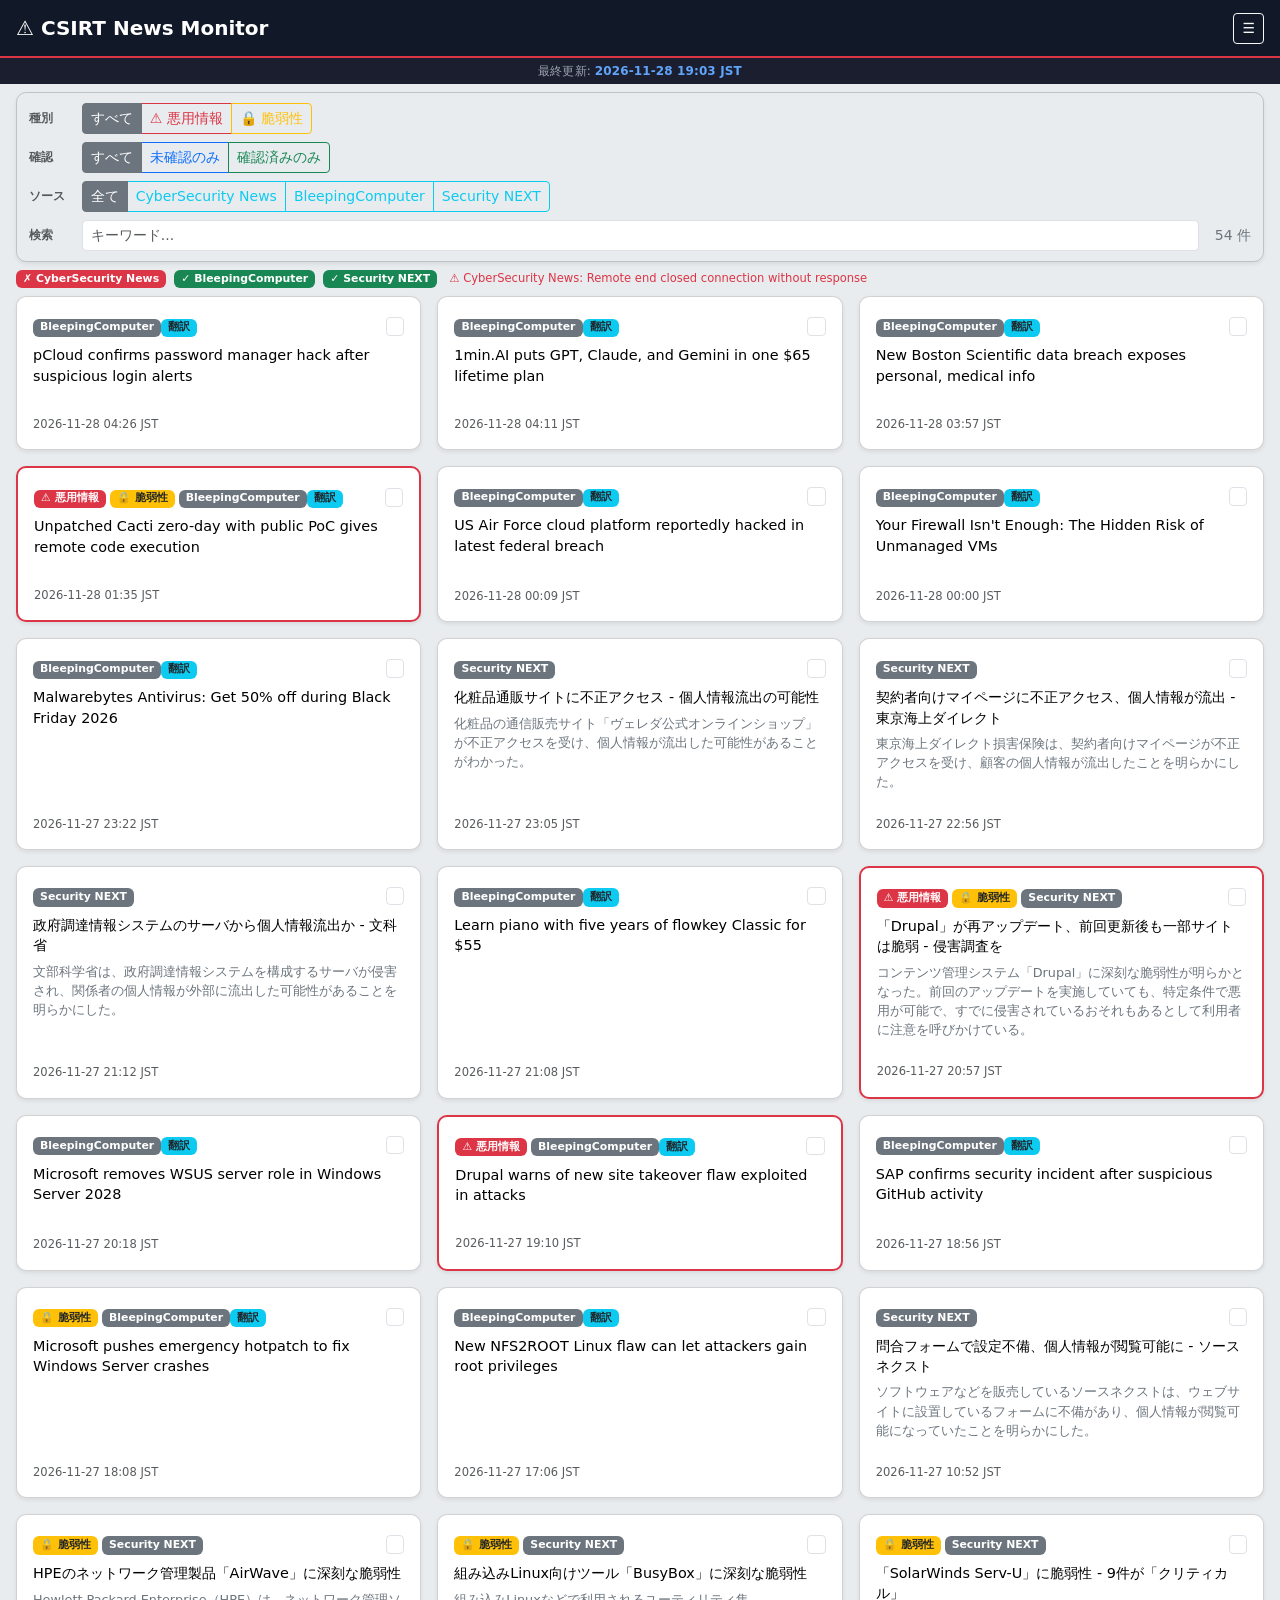
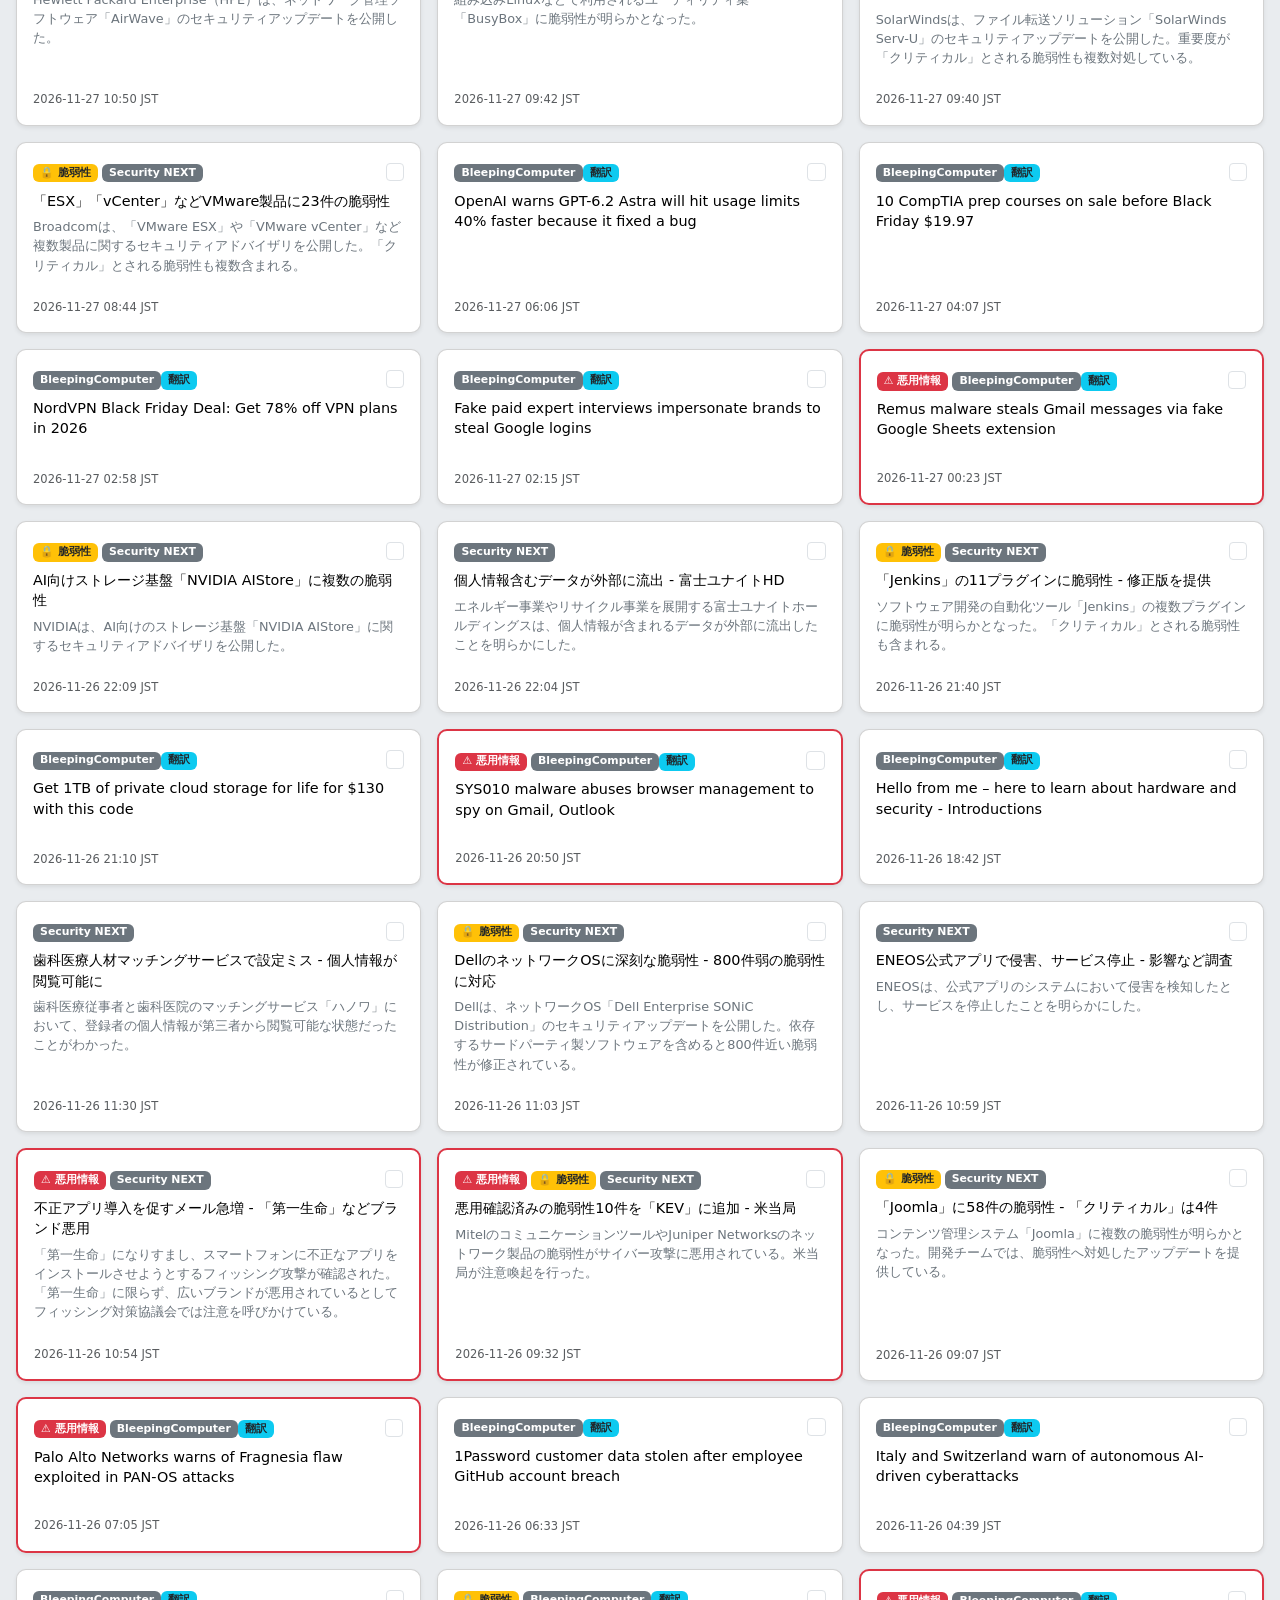
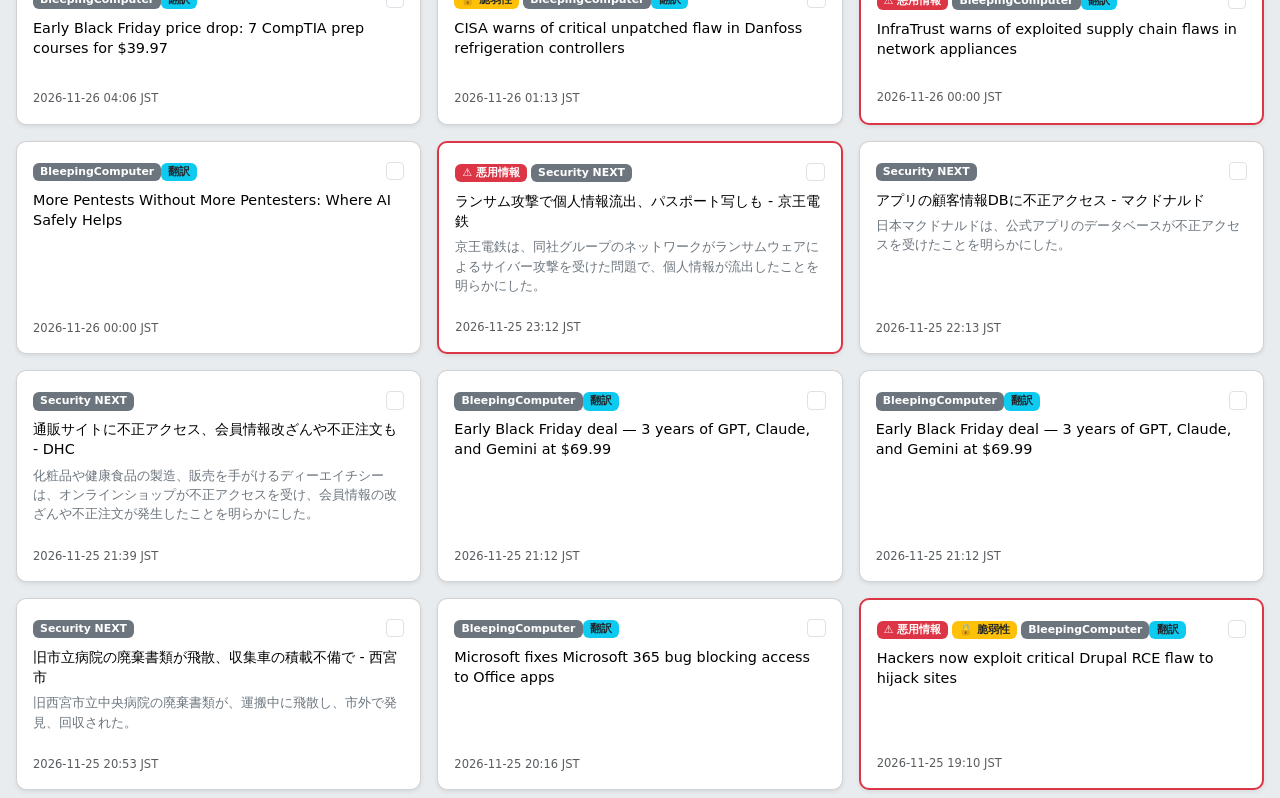
<file: docs/index.html>
<!DOCTYPE html>
<html lang="ja" data-bs-theme="light">
<head>
  <meta charset="UTF-8" />
  <meta name="viewport" content="width=device-width, initial-scale=1.0" />
  <title>CSIRT Security News Monitor</title>
  <link rel="stylesheet" href="https://cdn.jsdelivr.net/npm/bootstrap@5.3.3/dist/css/bootstrap.min.css" />
  <link rel="stylesheet" href="style.css" />
</head>
<body>

  <!-- ===== Navbar ===== -->
  <nav class="navbar navbar-dark bg-dark sticky-top">
    <div class="container-fluid px-3">
      <span class="navbar-brand fw-bold me-auto">&#9888; CSIRT News Monitor</span>
      <!-- サイドバー開閉 -->
      <button class="btn btn-sm btn-outline-light" data-bs-toggle="offcanvas" data-bs-target="#sidebar" title="メニュー">&#9776;</button>
    </div>
  </nav>

  <!-- ===== Sidebar (Offcanvas) ===== -->
  <div class="offcanvas offcanvas-end" tabindex="-1" id="sidebar" aria-labelledby="sidebarLabel">
    <div class="offcanvas-header border-bottom">
      <h6 class="offcanvas-title fw-bold" id="sidebarLabel">&#9881; 管理メニュー</h6>
      <button type="button" class="btn-close" data-bs-dismiss="offcanvas" aria-label="Close"></button>
    </div>
    <div class="offcanvas-body d-flex flex-column gap-3">

      <!-- 表示設定 -->
      <div class="card">
        <div class="card-header fw-bold small py-2">&#9881; 表示設定</div>
        <div class="card-body py-3 d-flex flex-column gap-3">
          <div>
            <div class="small text-secondary mb-1">言語</div>
            <div class="btn-group btn-group-sm w-100" role="group">
              <input type="radio" class="btn-check" name="lang-mode" id="lang-ja" value="ja" />
              <label class="btn btn-outline-secondary" for="lang-ja">JA（日本語）</label>
              <input type="radio" class="btn-check" name="lang-mode" id="lang-en" value="en" />
              <label class="btn btn-outline-secondary" for="lang-en">EN（英語）</label>
            </div>
          </div>
          <div>
            <div class="small text-secondary mb-1">テーマ</div>
            <button class="btn btn-sm btn-outline-secondary w-100" id="dark-toggle">&#9790; ダーク / ライト 切替</button>
          </div>
        </div>
      </div>

      <!-- 今すぐ更新 -->
      <div class="card border-warning">
        <div class="card-header text-warning fw-bold small py-2">&#9654; 今すぐ更新</div>
        <div class="card-body py-3">
          <p class="small text-secondary mb-2">GitHub PAT（<code>workflow</code> スコープ）でワークフローを直接実行します。トークンはブラウザのみに保存されます。</p>
          <div class="mb-2">
            <label for="gh-token" class="form-label small mb-1">GitHub Personal Access Token</label>
            <input type="password" class="form-control form-control-sm" id="gh-token" placeholder="ghp_..." autocomplete="off" />
          </div>
          <button class="btn btn-warning btn-sm w-100" id="run-workflow-btn">&#9654; 今すぐ更新を実行</button>
          <div id="workflow-status" class="mt-2 small text-center"></div>
        </div>
      </div>

      <!-- 確認済み同期 -->
      <div class="card border-info">
        <div class="card-header text-info fw-bold small py-2">&#8645; 確認済み同期</div>
        <div class="card-body py-3">
          <p class="small text-secondary mb-2">確認チェックをリポジトリ（<code>checked.json</code>）に保存し複数端末で共有します。<br>読み込みは設定不要。書き込みには上の PAT に <code>public_repo</code> スコープが必要です。</p>
          <button class="btn btn-outline-info btn-sm w-100" id="sync-now-btn">&#8645; 今すぐ同期</button>
          <div id="sync-status" class="mt-2 small text-center"></div>
        </div>
      </div>

    </div>
  </div>

  <!-- ===== Schedule bar ===== -->
  <div class="schedule-bar text-center py-1 small">
    最終更新: <strong>2026-11-28 19:03 JST</strong>
  </div>

  <!-- ===== Main ===== -->
  <div class="container-fluid py-2 px-2 px-md-3">

    <div class="filter-bar mb-2">
      <div class="filter-row">
        <span class="filter-label">種別</span>
        <div class="filter-scroll">
          <div class="btn-group btn-group-sm" role="group">
            <input type="radio" class="btn-check" name="filter" id="filter-all" value="all" checked />
            <label class="btn btn-outline-secondary" for="filter-all">すべて</label>
            <input type="radio" class="btn-check" name="filter" id="filter-exploit" value="exploit" />
            <label class="btn btn-outline-danger" for="filter-exploit">&#9888; 悪用情報</label>
            <input type="radio" class="btn-check" name="filter" id="filter-vuln" value="vuln" />
            <label class="btn btn-outline-warning" for="filter-vuln">&#128274; 脆弱性</label>
          </div>
        </div>
      </div>

      <div class="filter-row">
        <span class="filter-label">確認</span>
        <div class="filter-scroll">
          <div class="btn-group btn-group-sm" role="group">
            <input type="radio" class="btn-check" name="read-filter" id="rf-all" value="all" checked />
            <label class="btn btn-outline-secondary" for="rf-all">すべて</label>
            <input type="radio" class="btn-check" name="read-filter" id="rf-unread" value="unread" />
            <label class="btn btn-outline-primary" for="rf-unread">未確認のみ</label>
            <input type="radio" class="btn-check" name="read-filter" id="rf-read" value="read" />
            <label class="btn btn-outline-success" for="rf-read">確認済みのみ</label>
          </div>
        </div>
      </div>

      <div class="filter-row">
        <span class="filter-label">ソース</span>
        <div class="filter-scroll">
          <div class="btn-group btn-group-sm" id="source-filters" role="group">
            <input type="radio" class="btn-check" name="source" id="src-all" value="all" checked />
            <label class="btn btn-outline-secondary" for="src-all">全て</label>
          </div>
        </div>
      </div>

      <div class="filter-row">
        <span class="filter-label">検索</span>
        <input type="text" class="form-control form-control-sm flex-grow-1" id="search-input" placeholder="キーワード..." />
        <span class="text-secondary small ms-2 text-nowrap" id="article-count"></span>
      </div>
    </div>

    <div id="source-status" class="d-flex gap-2 mb-2 flex-wrap"></div>

    <div id="articles-container" class="row g-2 g-md-3"></div>
    <div id="empty-state" class="text-center py-5 d-none text-secondary">
      <div style="font-size:2.5rem">&#128269;</div>
      <p class="small">条件に一致する記事はありません</p>
    </div>
  </div>

  <div class="pb-4 d-md-none"></div>

  <script>
    const ALL_ARTICLES = [{"source": "BleepingComputer", "lang": "en", "title": "pCloud confirms password manager hack after suspicious login alerts", "title_en": "pCloud confirms password manager hack after suspicious login alerts", "link": "https://news.google.com/rss/articles/[base64]?oc=5", "summary": "", "summary_en": "", "published": "2026-11-28 04:26 JST", "published_ts": 1795807564.0, "is_exploit": false, "is_vuln": false}, {"source": "BleepingComputer", "lang": "en", "title": "1min.AI puts GPT, Claude, and Gemini in one $65 lifetime plan", "title_en": "1min.AI puts GPT, Claude, and Gemini in one $65 lifetime plan", "link": "https://news.google.com/rss/articles/[base64]?oc=5", "summary": "", "summary_en": "", "published": "2026-11-28 04:11 JST", "published_ts": 1795806685.0, "is_exploit": false, "is_vuln": false}, {"source": "BleepingComputer", "lang": "en", "title": "New Boston Scientific data breach exposes personal, medical info", "title_en": "New Boston Scientific data breach exposes personal, medical info", "link": "https://news.google.com/rss/articles/[base64]?oc=5", "summary": "", "summary_en": "", "published": "2026-11-28 03:57 JST", "published_ts": 1795805862.0, "is_exploit": false, "is_vuln": false}, {"source": "BleepingComputer", "lang": "en", "title": "Unpatched Cacti zero-day with public PoC gives remote code execution", "title_en": "Unpatched Cacti zero-day with public PoC gives remote code execution", "link": "https://news.google.com/rss/articles/[base64]?oc=5", "summary": "", "summary_en": "", "published": "2026-11-28 01:35 JST", "published_ts": 1795797309.0, "is_exploit": true, "is_vuln": true}, {"source": "BleepingComputer", "lang": "en", "title": "US Air Force cloud platform reportedly hacked in latest federal breach", "title_en": "US Air Force cloud platform reportedly hacked in latest federal breach", "link": "https://news.google.com/rss/articles/[base64]?oc=5", "summary": "", "summary_en": "", "published": "2026-11-28 00:09 JST", "published_ts": 1795792180.0, "is_exploit": false, "is_vuln": false}, {"source": "BleepingComputer", "lang": "en", "title": "Your Firewall Isn't Enough: The Hidden Risk of Unmanaged VMs", "title_en": "Your Firewall Isn't Enough: The Hidden Risk of Unmanaged VMs", "link": "https://news.google.com/rss/articles/[base64]?oc=5", "summary": "", "summary_en": "", "published": "2026-11-28 00:00 JST", "published_ts": 1795791600.0, "is_exploit": false, "is_vuln": false}, {"source": "BleepingComputer", "lang": "en", "title": "Malwarebytes Antivirus: Get 50% off during Black Friday 2026", "title_en": "Malwarebytes Antivirus: Get 50% off during Black Friday 2026", "link": "https://news.google.com/rss/articles/[base64]?oc=5", "summary": "", "summary_en": "", "published": "2026-11-27 23:22 JST", "published_ts": 1795789326.0, "is_exploit": false, "is_vuln": false}, {"source": "Security NEXT", "lang": "ja", "title": "化粧品通販サイトに不正アクセス - 個人情報流出の可能性", "title_en": "化粧品通販サイトに不正アクセス - 個人情報流出の可能性", "link": "https://www.security-next.com/193310", "summary": "化粧品の通信販売サイト「ヴェレダ公式オンラインショップ」が不正アクセスを受け、個人情報が流出した可能性があることがわかった。", "summary_en": "化粧品の通信販売サイト「ヴェレダ公式オンラインショップ」が不正アクセスを受け、個人情報が流出した可能性があることがわかった。", "published": "2026-11-27 23:05 JST", "published_ts": 1795788336.0, "is_exploit": false, "is_vuln": false}, {"source": "Security NEXT", "lang": "ja", "title": "契約者向けマイページに不正アクセス、個人情報が流出 - 東京海上ダイレクト", "title_en": "契約者向けマイページに不正アクセス、個人情報が流出 - 東京海上ダイレクト", "link": "https://www.security-next.com/193168", "summary": "東京海上ダイレクト損害保険は、契約者向けマイページが不正アクセスを受け、顧客の個人情報が流出したことを明らかにした。", "summary_en": "東京海上ダイレクト損害保険は、契約者向けマイページが不正アクセスを受け、顧客の個人情報が流出したことを明らかにした。", "published": "2026-11-27 22:56 JST", "published_ts": 1795787779.0, "is_exploit": false, "is_vuln": false}, {"source": "Security NEXT", "lang": "ja", "title": "政府調達情報システムのサーバから個人情報流出か - 文科省", "title_en": "政府調達情報システムのサーバから個人情報流出か - 文科省", "link": "https://www.security-next.com/193439", "summary": "文部科学省は、政府調達情報システムを構成するサーバが侵害され、関係者の個人情報が外部に流出した可能性があることを明らかにした。", "summary_en": "文部科学省は、政府調達情報システムを構成するサーバが侵害され、関係者の個人情報が外部に流出した可能性があることを明らかにした。", "published": "2026-11-27 21:12 JST", "published_ts": 1795781560.0, "is_exploit": false, "is_vuln": false}, {"source": "BleepingComputer", "lang": "en", "title": "Learn piano with five years of flowkey Classic for $55", "title_en": "Learn piano with five years of flowkey Classic for $55", "link": "https://news.google.com/rss/articles/[base64]?oc=5", "summary": "", "summary_en": "", "published": "2026-11-27 21:08 JST", "published_ts": 1795781295.0, "is_exploit": false, "is_vuln": false}, {"source": "Security NEXT", "lang": "ja", "title": "「Drupal」が再アップデート、前回更新後も一部サイトは脆弱 - 侵害調査を", "title_en": "「Drupal」が再アップデート、前回更新後も一部サイトは脆弱 - 侵害調査を", "link": "https://www.security-next.com/193451", "summary": "コンテンツ管理システム「Drupal」に深刻な脆弱性が明らかとなった。前回のアップデートを実施していても、特定条件で悪用が可能で、すでに侵害されているおそれもあるとして利用者に注意を呼びかけている。", "summary_en": "コンテンツ管理システム「Drupal」に深刻な脆弱性が明らかとなった。前回のアップデートを実施していても、特定条件で悪用が可能で、すでに侵害されているおそれもあるとして利用者に注意を呼びかけている。", "published": "2026-11-27 20:57 JST", "published_ts": 1795780635.0, "is_exploit": true, "is_vuln": true}, {"source": "BleepingComputer", "lang": "en", "title": "Microsoft removes WSUS server role in Windows Server 2028", "title_en": "Microsoft removes WSUS server role in Windows Server 2028", "link": "https://news.google.com/rss/articles/[base64]?oc=5", "summary": "", "summary_en": "", "published": "2026-11-27 20:18 JST", "published_ts": 1795778316.0, "is_exploit": false, "is_vuln": false}, {"source": "BleepingComputer", "lang": "en", "title": "Drupal warns of new site takeover flaw exploited in attacks", "title_en": "Drupal warns of new site takeover flaw exploited in attacks", "link": "https://news.google.com/rss/articles/[base64]?oc=5", "summary": "", "summary_en": "", "published": "2026-11-27 19:10 JST", "published_ts": 1795774215.0, "is_exploit": true, "is_vuln": false}, {"source": "BleepingComputer", "lang": "en", "title": "SAP confirms security incident after suspicious GitHub activity", "title_en": "SAP confirms security incident after suspicious GitHub activity", "link": "https://news.google.com/rss/articles/[base64]?oc=5", "summary": "", "summary_en": "", "published": "2026-11-27 18:56 JST", "published_ts": 1795773396.0, "is_exploit": false, "is_vuln": false}, {"source": "BleepingComputer", "lang": "en", "title": "Microsoft pushes emergency hotpatch to fix Windows Server crashes", "title_en": "Microsoft pushes emergency hotpatch to fix Windows Server crashes", "link": "https://news.google.com/rss/articles/[base64]?oc=5", "summary": "", "summary_en": "", "published": "2026-11-27 18:08 JST", "published_ts": 1795770496.0, "is_exploit": false, "is_vuln": true}, {"source": "BleepingComputer", "lang": "en", "title": "New NFS2ROOT Linux flaw can let attackers gain root privileges", "title_en": "New NFS2ROOT Linux flaw can let attackers gain root privileges", "link": "https://news.google.com/rss/articles/[base64]?oc=5", "summary": "", "summary_en": "", "published": "2026-11-27 17:06 JST", "published_ts": 1795766818.0, "is_exploit": false, "is_vuln": false}, {"source": "Security NEXT", "lang": "ja", "title": "問合フォームで設定不備、個人情報が閲覧可能に - ソースネクスト", "title_en": "問合フォームで設定不備、個人情報が閲覧可能に - ソースネクスト", "link": "https://www.security-next.com/193162", "summary": "ソフトウェアなどを販売しているソースネクストは、ウェブサイトに設置しているフォームに不備があり、個人情報が閲覧可能になっていたことを明らかにした。", "summary_en": "ソフトウェアなどを販売しているソースネクストは、ウェブサイトに設置しているフォームに不備があり、個人情報が閲覧可能になっていたことを明らかにした。", "published": "2026-11-27 10:52 JST", "published_ts": 1795744325.0, "is_exploit": false, "is_vuln": false}, {"source": "Security NEXT", "lang": "ja", "title": "HPEのネットワーク管理製品「AirWave」に深刻な脆弱性", "title_en": "HPEのネットワーク管理製品「AirWave」に深刻な脆弱性", "link": "https://www.security-next.com/193437", "summary": "Hewlett Packard Enterprise（HPE）は、ネットワーク管理ソフトウェア「AirWave」のセキュリティアップデートを公開した。", "summary_en": "Hewlett Packard Enterprise（HPE）は、ネットワーク管理ソフトウェア「AirWave」のセキュリティアップデートを公開した。", "published": "2026-11-27 10:50 JST", "published_ts": 1795744204.0, "is_exploit": false, "is_vuln": true}, {"source": "Security NEXT", "lang": "ja", "title": "組み込みLinux向けツール「BusyBox」に深刻な脆弱性", "title_en": "組み込みLinux向けツール「BusyBox」に深刻な脆弱性", "link": "https://www.security-next.com/193294", "summary": "組み込みLinuxなどで利用されるユーティリティ集「BusyBox」に脆弱性が明らかとなった。", "summary_en": "組み込みLinuxなどで利用されるユーティリティ集「BusyBox」に脆弱性が明らかとなった。", "published": "2026-11-27 09:42 JST", "published_ts": 1795740141.0, "is_exploit": false, "is_vuln": true}, {"source": "Security NEXT", "lang": "ja", "title": "「SolarWinds Serv-U」に脆弱性 - 9件が「クリティカル」", "title_en": "「SolarWinds Serv-U」に脆弱性 - 9件が「クリティカル」", "link": "https://www.security-next.com/193429", "summary": "SolarWindsは、ファイル転送ソリューション「SolarWinds Serv-U」のセキュリティアップデートを公開した。重要度が「クリティカル」とされる脆弱性も複数対処している。", "summary_en": "SolarWindsは、ファイル転送ソリューション「SolarWinds Serv-U」のセキュリティアップデートを公開した。重要度が「クリティカル」とされる脆弱性も複数対処している。", "published": "2026-11-27 09:40 JST", "published_ts": 1795740037.0, "is_exploit": false, "is_vuln": true}, {"source": "Security NEXT", "lang": "ja", "title": "「ESX」「vCenter」などVMware製品に23件の脆弱性", "title_en": "「ESX」「vCenter」などVMware製品に23件の脆弱性", "link": "https://www.security-next.com/193422", "summary": "Broadcomは、「VMware ESX」や「VMware vCenter」など複数製品に関するセキュリティアドバイザリを公開した。「クリティカル」とされる脆弱性も複数含まれる。", "summary_en": "Broadcomは、「VMware ESX」や「VMware vCenter」など複数製品に関するセキュリティアドバイザリを公開した。「クリティカル」とされる脆弱性も複数含まれる。", "published": "2026-11-27 08:44 JST", "published_ts": 1795736689.0, "is_exploit": false, "is_vuln": true}, {"source": "BleepingComputer", "lang": "en", "title": "OpenAI warns GPT-6.2 Astra will hit usage limits 40% faster because it fixed a bug", "title_en": "OpenAI warns GPT-6.2 Astra will hit usage limits 40% faster because it fixed a bug", "link": "https://news.google.com/rss/articles/[base64]?oc=5", "summary": "", "summary_en": "", "published": "2026-11-27 06:06 JST", "published_ts": 1795727182.0, "is_exploit": false, "is_vuln": false}, {"source": "BleepingComputer", "lang": "en", "title": "10 CompTIA prep courses on sale before Black Friday $19.97", "title_en": "10 CompTIA prep courses on sale before Black Friday $19.97", "link": "https://news.google.com/rss/articles/[base64]?oc=5", "summary": "", "summary_en": "", "published": "2026-11-27 04:07 JST", "published_ts": 1795720041.0, "is_exploit": false, "is_vuln": false}, {"source": "BleepingComputer", "lang": "en", "title": "NordVPN Black Friday Deal: Get 78% off VPN plans in 2026", "title_en": "NordVPN Black Friday Deal: Get 78% off VPN plans in 2026", "link": "https://news.google.com/rss/articles/[base64]?oc=5", "summary": "", "summary_en": "", "published": "2026-11-27 02:58 JST", "published_ts": 1795715922.0, "is_exploit": false, "is_vuln": false}, {"source": "BleepingComputer", "lang": "en", "title": "Fake paid expert interviews impersonate brands to steal Google logins", "title_en": "Fake paid expert interviews impersonate brands to steal Google logins", "link": "https://news.google.com/rss/articles/[base64]?oc=5", "summary": "", "summary_en": "", "published": "2026-11-27 02:15 JST", "published_ts": 1795713300.0, "is_exploit": false, "is_vuln": false}, {"source": "BleepingComputer", "lang": "en", "title": "Remus malware steals Gmail messages via fake Google Sheets extension", "title_en": "Remus malware steals Gmail messages via fake Google Sheets extension", "link": "https://news.google.com/rss/articles/[base64]?oc=5", "summary": "", "summary_en": "", "published": "2026-11-27 00:23 JST", "published_ts": 1795706608.0, "is_exploit": true, "is_vuln": false}, {"source": "Security NEXT", "lang": "ja", "title": "AI向けストレージ基盤「NVIDIA AIStore」に複数の脆弱性", "title_en": "AI向けストレージ基盤「NVIDIA AIStore」に複数の脆弱性", "link": "https://www.security-next.com/193302", "summary": "NVIDIAは、AI向けのストレージ基盤「NVIDIA AIStore」に関するセキュリティアドバイザリを公開した。", "summary_en": "NVIDIAは、AI向けのストレージ基盤「NVIDIA AIStore」に関するセキュリティアドバイザリを公開した。", "published": "2026-11-26 22:09 JST", "published_ts": 1795698549.0, "is_exploit": false, "is_vuln": true}, {"source": "Security NEXT", "lang": "ja", "title": "個人情報含むデータが外部に流出 - 富士ユナイトHD", "title_en": "個人情報含むデータが外部に流出 - 富士ユナイトHD", "link": "https://www.security-next.com/193313", "summary": "エネルギー事業やリサイクル事業を展開する富士ユナイトホールディングスは、個人情報が含まれるデータが外部に流出したことを明らかにした。", "summary_en": "エネルギー事業やリサイクル事業を展開する富士ユナイトホールディングスは、個人情報が含まれるデータが外部に流出したことを明らかにした。", "published": "2026-11-26 22:04 JST", "published_ts": 1795698297.0, "is_exploit": false, "is_vuln": false}, {"source": "Security NEXT", "lang": "ja", "title": "「Jenkins」の11プラグインに脆弱性 - 修正版を提供", "title_en": "「Jenkins」の11プラグインに脆弱性 - 修正版を提供", "link": "https://www.security-next.com/193385", "summary": "ソフトウェア開発の自動化ツール「Jenkins」の複数プラグインに脆弱性が明らかとなった。「クリティカル」とされる脆弱性も含まれる。", "summary_en": "ソフトウェア開発の自動化ツール「Jenkins」の複数プラグインに脆弱性が明らかとなった。「クリティカル」とされる脆弱性も含まれる。", "published": "2026-11-26 21:40 JST", "published_ts": 1795696803.0, "is_exploit": false, "is_vuln": true}, {"source": "BleepingComputer", "lang": "en", "title": "Get 1TB of private cloud storage for life for $130 with this code", "title_en": "Get 1TB of private cloud storage for life for $130 with this code", "link": "https://news.google.com/rss/articles/[base64]?oc=5", "summary": "", "summary_en": "", "published": "2026-11-26 21:10 JST", "published_ts": 1795695017.0, "is_exploit": false, "is_vuln": false}, {"source": "BleepingComputer", "lang": "en", "title": "SYS010 malware abuses browser management to spy on Gmail, Outlook", "title_en": "SYS010 malware abuses browser management to spy on Gmail, Outlook", "link": "https://news.google.com/rss/articles/[base64]?oc=5", "summary": "", "summary_en": "", "published": "2026-11-26 20:50 JST", "published_ts": 1795693817.0, "is_exploit": true, "is_vuln": false}, {"source": "BleepingComputer", "lang": "en", "title": "Hello from me – here to learn about hardware and security - Introductions", "title_en": "Hello from me – here to learn about hardware and security - Introductions", "link": "https://news.google.com/rss/articles/[base64]?oc=5", "summary": "", "summary_en": "", "published": "2026-11-26 18:42 JST", "published_ts": 1795686147.0, "is_exploit": false, "is_vuln": false}, {"source": "Security NEXT", "lang": "ja", "title": "歯科医療人材マッチングサービスで設定ミス - 個人情報が閲覧可能に", "title_en": "歯科医療人材マッチングサービスで設定ミス - 個人情報が閲覧可能に", "link": "https://www.security-next.com/192812", "summary": "歯科医療従事者と歯科医院のマッチングサービス「ハノワ」において、登録者の個人情報が第三者から閲覧可能な状態だったことがわかった。", "summary_en": "歯科医療従事者と歯科医院のマッチングサービス「ハノワ」において、登録者の個人情報が第三者から閲覧可能な状態だったことがわかった。", "published": "2026-11-26 11:30 JST", "published_ts": 1795660237.0, "is_exploit": false, "is_vuln": false}, {"source": "Security NEXT", "lang": "ja", "title": "DellのネットワークOSに深刻な脆弱性 - 800件弱の脆弱性に対応", "title_en": "DellのネットワークOSに深刻な脆弱性 - 800件弱の脆弱性に対応", "link": "https://www.security-next.com/193319", "summary": "Dellは、ネットワークOS「Dell Enterprise SONiC Distribution」のセキュリティアップデートを公開した。依存するサードパーティ製ソフトウェアを含めると800件近い脆弱性が修正されている。", "summary_en": "Dellは、ネットワークOS「Dell Enterprise SONiC Distribution」のセキュリティアップデートを公開した。依存するサードパーティ製ソフトウェアを含めると800件近い脆弱性が修正されている。", "published": "2026-11-26 11:03 JST", "published_ts": 1795658593.0, "is_exploit": false, "is_vuln": true}, {"source": "Security NEXT", "lang": "ja", "title": "ENEOS公式アプリで侵害、サービス停止 - 影響など調査", "title_en": "ENEOS公式アプリで侵害、サービス停止 - 影響など調査", "link": "https://www.security-next.com/193377", "summary": "ENEOSは、公式アプリのシステムにおいて侵害を検知したとし、サービスを停止したことを明らかにした。", "summary_en": "ENEOSは、公式アプリのシステムにおいて侵害を検知したとし、サービスを停止したことを明らかにした。", "published": "2026-11-26 10:59 JST", "published_ts": 1795658366.0, "is_exploit": false, "is_vuln": false}, {"source": "Security NEXT", "lang": "ja", "title": "不正アプリ導入を促すメール急増 - 「第一生命」などブランド悪用", "title_en": "不正アプリ導入を促すメール急増 - 「第一生命」などブランド悪用", "link": "https://www.security-next.com/193365", "summary": "「第一生命」になりすまし、スマートフォンに不正なアプリをインストールさせようとするフィッシング攻撃が確認された。「第一生命」に限らず、広いブランドが悪用されているとしてフィッシング対策協議会では注意を呼びかけている。", "summary_en": "「第一生命」になりすまし、スマートフォンに不正なアプリをインストールさせようとするフィッシング攻撃が確認された。「第一生命」に限らず、広いブランドが悪用されているとしてフィッシング対策協議会では注意を呼びかけている。", "published": "2026-11-26 10:54 JST", "published_ts": 1795658097.0, "is_exploit": true, "is_vuln": false}, {"source": "Security NEXT", "lang": "ja", "title": "悪用確認済みの脆弱性10件を「KEV」に追加 - 米当局", "title_en": "悪用確認済みの脆弱性10件を「KEV」に追加 - 米当局", "link": "https://www.security-next.com/193360", "summary": "MitelのコミュニケーションツールやJuniper Networksのネットワーク製品の脆弱性がサイバー攻撃に悪用されている。米当局が注意喚起を行った。", "summary_en": "MitelのコミュニケーションツールやJuniper Networksのネットワーク製品の脆弱性がサイバー攻撃に悪用されている。米当局が注意喚起を行った。", "published": "2026-11-26 09:32 JST", "published_ts": 1795653145.0, "is_exploit": true, "is_vuln": true}, {"source": "Security NEXT", "lang": "ja", "title": "「Joomla」に58件の脆弱性 - 「クリティカル」は4件", "title_en": "「Joomla」に58件の脆弱性 - 「クリティカル」は4件", "link": "https://www.security-next.com/193353", "summary": "コンテンツ管理システム「Joomla」に複数の脆弱性が明らかとなった。開発チームでは、脆弱性へ対処したアップデートを提供している。", "summary_en": "コンテンツ管理システム「Joomla」に複数の脆弱性が明らかとなった。開発チームでは、脆弱性へ対処したアップデートを提供している。", "published": "2026-11-26 09:07 JST", "published_ts": 1795651654.0, "is_exploit": false, "is_vuln": true}, {"source": "BleepingComputer", "lang": "en", "title": "Palo Alto Networks warns of Fragnesia flaw exploited in PAN-OS attacks", "title_en": "Palo Alto Networks warns of Fragnesia flaw exploited in PAN-OS attacks", "link": "https://news.google.com/rss/articles/[base64]?oc=5", "summary": "", "summary_en": "", "published": "2026-11-26 07:05 JST", "published_ts": 1795644309.0, "is_exploit": true, "is_vuln": false}, {"source": "BleepingComputer", "lang": "en", "title": "1Password customer data stolen after employee GitHub account breach", "title_en": "1Password customer data stolen after employee GitHub account breach", "link": "https://news.google.com/rss/articles/[base64]?oc=5", "summary": "", "summary_en": "", "published": "2026-11-26 06:33 JST", "published_ts": 1795642413.0, "is_exploit": false, "is_vuln": false}, {"source": "BleepingComputer", "lang": "en", "title": "Italy and Switzerland warn of autonomous AI-driven cyberattacks", "title_en": "Italy and Switzerland warn of autonomous AI-driven cyberattacks", "link": "https://news.google.com/rss/articles/[base64]?oc=5", "summary": "", "summary_en": "", "published": "2026-11-26 04:39 JST", "published_ts": 1795635571.0, "is_exploit": false, "is_vuln": false}, {"source": "BleepingComputer", "lang": "en", "title": "Early Black Friday price drop: 7 CompTIA prep courses for $39.97", "title_en": "Early Black Friday price drop: 7 CompTIA prep courses for $39.97", "link": "https://news.google.com/rss/articles/[base64]?oc=5", "summary": "", "summary_en": "", "published": "2026-11-26 04:06 JST", "published_ts": 1795633580.0, "is_exploit": false, "is_vuln": false}, {"source": "BleepingComputer", "lang": "en", "title": "CISA warns of critical unpatched flaw in Danfoss refrigeration controllers", "title_en": "CISA warns of critical unpatched flaw in Danfoss refrigeration controllers", "link": "https://news.google.com/rss/articles/[base64]?oc=5", "summary": "", "summary_en": "", "published": "2026-11-26 01:13 JST", "published_ts": 1795623220.0, "is_exploit": false, "is_vuln": true}, {"source": "BleepingComputer", "lang": "en", "title": "InfraTrust warns of exploited supply chain flaws in network appliances", "title_en": "InfraTrust warns of exploited supply chain flaws in network appliances", "link": "https://news.google.com/rss/articles/[base64]?oc=5", "summary": "", "summary_en": "", "published": "2026-11-26 00:00 JST", "published_ts": 1795618800.0, "is_exploit": true, "is_vuln": false}, {"source": "BleepingComputer", "lang": "en", "title": "More Pentests Without More Pentesters: Where AI Safely Helps", "title_en": "More Pentests Without More Pentesters: Where AI Safely Helps", "link": "https://news.google.com/rss/articles/[base64]?oc=5", "summary": "", "summary_en": "", "published": "2026-11-26 00:00 JST", "published_ts": 1795618800.0, "is_exploit": false, "is_vuln": false}, {"source": "Security NEXT", "lang": "ja", "title": "ランサム攻撃で個人情報流出、パスポート写しも - 京王電鉄", "title_en": "ランサム攻撃で個人情報流出、パスポート写しも - 京王電鉄", "link": "https://www.security-next.com/193305", "summary": "京王電鉄は、同社グループのネットワークがランサムウェアによるサイバー攻撃を受けた問題で、個人情報が流出したことを明らかにした。", "summary_en": "京王電鉄は、同社グループのネットワークがランサムウェアによるサイバー攻撃を受けた問題で、個人情報が流出したことを明らかにした。", "published": "2026-11-25 23:12 JST", "published_ts": 1795615961.0, "is_exploit": true, "is_vuln": false}, {"source": "Security NEXT", "lang": "ja", "title": "アプリの顧客情報DBに不正アクセス - マクドナルド", "title_en": "アプリの顧客情報DBに不正アクセス - マクドナルド", "link": "https://www.security-next.com/193232", "summary": "日本マクドナルドは、公式アプリのデータベースが不正アクセスを受けたことを明らかにした。", "summary_en": "日本マクドナルドは、公式アプリのデータベースが不正アクセスを受けたことを明らかにした。", "published": "2026-11-25 22:13 JST", "published_ts": 1795612406.0, "is_exploit": false, "is_vuln": false}, {"source": "Security NEXT", "lang": "ja", "title": "通販サイトに不正アクセス、会員情報改ざんや不正注文も - DHC", "title_en": "通販サイトに不正アクセス、会員情報改ざんや不正注文も - DHC", "link": "https://www.security-next.com/193316", "summary": "化粧品や健康食品の製造、販売を手がけるディーエイチシーは、オンラインショップが不正アクセスを受け、会員情報の改ざんや不正注文が発生したことを明らかにした。", "summary_en": "化粧品や健康食品の製造、販売を手がけるディーエイチシーは、オンラインショップが不正アクセスを受け、会員情報の改ざんや不正注文が発生したことを明らかにした。", "published": "2026-11-25 21:39 JST", "published_ts": 1795610380.0, "is_exploit": false, "is_vuln": false}, {"source": "BleepingComputer", "lang": "en", "title": "Early Black Friday deal — 3 years of GPT, Claude, and Gemini at $69.99", "title_en": "Early Black Friday deal — 3 years of GPT, Claude, and Gemini at $69.99", "link": "https://news.google.com/rss/articles/[base64]?oc=5", "summary": "", "summary_en": "", "published": "2026-11-25 21:12 JST", "published_ts": 1795608739.0, "is_exploit": false, "is_vuln": false}, {"source": "BleepingComputer", "lang": "en", "title": "Early Black Friday deal — 3 years of GPT, Claude, and Gemini at $69.99", "title_en": "Early Black Friday deal — 3 years of GPT, Claude, and Gemini at $69.99", "link": "https://news.google.com/rss/articles/[base64]?oc=5", "summary": "", "summary_en": "", "published": "2026-11-25 21:12 JST", "published_ts": 1795608739.0, "is_exploit": false, "is_vuln": false}, {"source": "Security NEXT", "lang": "ja", "title": "旧市立病院の廃棄書類が飛散、収集車の積載不備で - 西宮市", "title_en": "旧市立病院の廃棄書類が飛散、収集車の積載不備で - 西宮市", "link": "https://www.security-next.com/193025", "summary": "旧西宮市立中央病院の廃棄書類が、運搬中に飛散し、市外で発見、回収された。", "summary_en": "旧西宮市立中央病院の廃棄書類が、運搬中に飛散し、市外で発見、回収された。", "published": "2026-11-25 20:53 JST", "published_ts": 1795607616.0, "is_exploit": false, "is_vuln": false}, {"source": "BleepingComputer", "lang": "en", "title": "Microsoft fixes Microsoft 365 bug blocking access to Office apps", "title_en": "Microsoft fixes Microsoft 365 bug blocking access to Office apps", "link": "https://news.google.com/rss/articles/[base64]?oc=5", "summary": "", "summary_en": "", "published": "2026-11-25 20:16 JST", "published_ts": 1795605392.0, "is_exploit": false, "is_vuln": false}, {"source": "BleepingComputer", "lang": "en", "title": "Hackers now exploit critical Drupal RCE flaw to hijack sites", "title_en": "Hackers now exploit critical Drupal RCE flaw to hijack sites", "link": "https://news.google.com/rss/articles/[base64]?oc=5", "summary": "", "summary_en": "", "published": "2026-11-25 19:10 JST", "published_ts": 1795601420.0, "is_exploit": true, "is_vuln": true}];
    const SOURCE_STATUS = {"CyberSecurity News": {"ok": false, "error": "Remote end closed connection without response", "count": 0}, "BleepingComputer": {"ok": true, "error": null, "count": 60}, "Security NEXT": {"ok": true, "error": null, "count": 20}};
    const FEED_NAMES = ["CyberSecurity News", "BleepingComputer", "Security NEXT"];

    // ===== Persistence keys =====
    const KEY_THEME    = 'csirt:theme';
    const KEY_LANG     = 'csirt:lang';
    const KEY_CHECKED  = 'csirt:checked'; // JSON array of checked URLs
    const KEY_GH_TOKEN = 'csirt:gh-token';

    // ===== Dark mode =====
    let checkedSet = new Set(JSON.parse(localStorage.getItem(KEY_CHECKED) || '[]'));

    function applyTheme(theme) {
      document.documentElement.setAttribute('data-bs-theme', theme);
      document.getElementById('dark-toggle').textContent = theme === 'dark' ? '☀' : '☾';
    }
    function toggleTheme() {
      const next = document.documentElement.getAttribute('data-bs-theme') === 'dark' ? 'light' : 'dark';
      localStorage.setItem(KEY_THEME, next);
      applyTheme(next);
    }
    document.getElementById('dark-toggle').addEventListener('click', toggleTheme);
    applyTheme(localStorage.getItem(KEY_THEME) || 'light');

    // ===== Language mode =====
    (function() {
      const saved = localStorage.getItem(KEY_LANG) || 'ja';
      const el = document.getElementById('lang-' + saved);
      if (el) el.checked = true;
    })();
    document.querySelectorAll('input[name="lang-mode"]').forEach(el =>
      el.addEventListener('change', () => {
        localStorage.setItem(KEY_LANG, el.value);
        renderArticles();
      })
    );

    function getLangMode() {
      return document.querySelector('input[name="lang-mode"]:checked')?.value || 'ja';
    }
    function getTitle(a) {
      return (a.lang === 'en' && getLangMode() === 'en') ? (a.title_en || a.title) : a.title;
    }
    function getSummary(a) {
      return (a.lang === 'en' && getLangMode() === 'en') ? (a.summary_en || a.summary) : a.summary;
    }

    // ===== Source filters =====
    (function() {
      const grp = document.getElementById('source-filters');
      FEED_NAMES.forEach((name, i) => {
        const id = `src-${i+1}`;
        grp.insertAdjacentHTML('beforeend',
          `<input type="radio" class="btn-check" name="source" id="${id}" value="${escHtml(name)}" />` +
          `<label class="btn btn-outline-info" for="${id}">${escHtml(name)}</label>`
        );
      });
    })();

    // ===== Source status =====
    (function() {
      const bar = document.getElementById('source-status');
      const errors = [];
      Object.entries(SOURCE_STATUS).forEach(([name, s]) => {
        const cls = s.ok ? 'bg-success' : 'bg-danger';
        const tip = s.ok ? `${s.count}件取得` : `エラー: ${s.error}`;
        bar.insertAdjacentHTML('beforeend',
          `<span class="badge ${cls} source-badge" title="${escHtml(tip)}">${s.ok ? '✓' : '✗'} ${escHtml(name)}</span>`
        );
        if (!s.ok) errors.push(`${name}: ${s.error}`);
      });
      if (errors.length) {
        bar.insertAdjacentHTML('beforeend',
          `<span class="text-danger small ms-1" style="font-size:0.72rem">⚠ ${escHtml(errors.join(' / '))}</span>`
        );
      }
    })();

    // ===== Checked articles =====
    function saveChecked() {
      localStorage.setItem(KEY_CHECKED, JSON.stringify([...checkedSet]));
    }
    function toggleChecked(url) {
      if (checkedSet.has(url)) checkedSet.delete(url); else checkedSet.add(url);
      saveChecked();
      scheduleSync();
      // Update card style without full re-render
      document.querySelectorAll('.article-check').forEach(cb => {
        if (cb.dataset.url === url) {
          cb.checked = checkedSet.has(url);
          cb.closest('.article-card').classList.toggle('is-checked', checkedSet.has(url));
        }
      });
      // Re-count if filtering by read/unread
      const rf = document.querySelector('input[name="read-filter"]:checked')?.value;
      if (rf !== 'all') renderArticles();
      else document.getElementById('article-count').textContent = `${document.querySelectorAll('#articles-container .col-12').length} 件`;
    }

    // ===== GitHub sync =====
    const CHECKED_API_URL = 'https://api.github.com/repos/Tetora-pot/securitynews/contents/docs/checked.json';
    let syncTimer = null;

    function setSyncStatus(msg, cls) {
      const el = document.getElementById('sync-status');
      if (!el) return;
      el.innerHTML = msg;
      el.className = 'mt-2 small text-center ' + (cls || 'text-secondary');
    }

    async function loadRemoteChecked() {
      const token = localStorage.getItem(KEY_GH_TOKEN) || '';
      const headers = { 'Accept': 'application/vnd.github+json' };
      if (token) headers['Authorization'] = `Bearer ${token}`;
      try {
        const r = await fetch(CHECKED_API_URL, { headers, cache: 'no-store' });
        if (r.status === 404) return [];
        if (!r.ok) throw new Error(String(r.status));
        const d = await r.json();
        if (!d.content) return [];
        const json = atob(d.content.replace(/\s/g, ''));
        const data = JSON.parse(json);
        return Array.isArray(data.checked) ? data.checked : [];
      } catch (_) {
        return [];
      }
    }

    async function saveRemoteChecked(token) {
      const gr = await fetch(CHECKED_API_URL, {
        headers: { 'Authorization': `Bearer ${token}`, 'Accept': 'application/vnd.github+json' }
      });
      let sha;
      if (gr.ok) {
        sha = (await gr.json()).sha;
      } else if (gr.status !== 404) {
        throw new Error(String(gr.status));
      }
      const json = JSON.stringify({ checked: [...checkedSet], updated_at: new Date().toISOString() }, null, 2);
      const bytes = new TextEncoder().encode(json);
      let binary = '';
      bytes.forEach(b => binary += String.fromCharCode(b));
      const content = btoa(binary);
      const body = { message: 'sync: update checked status [skip ci]', content };
      if (sha) body.sha = sha;
      const pr = await fetch(CHECKED_API_URL, {
        method: 'PUT',
        headers: { 'Authorization': `Bearer ${token}`, 'Accept': 'application/vnd.github+json', 'Content-Type': 'application/json' },
        body: JSON.stringify(body)
      });
      if (!pr.ok) {
        const e = await pr.json().catch(() => ({}));
        throw new Error(`${pr.status}: ${e.message || ''}`);
      }
    }

    async function doSync(showStatus) {
      if (showStatus) setSyncStatus('同期中...');
      try {
        const remoteUrls = await loadRemoteChecked();
        remoteUrls.forEach(u => checkedSet.add(u));
        saveChecked();
        renderArticles();
        const token = localStorage.getItem(KEY_GH_TOKEN) || '';
        if (token) {
          await saveRemoteChecked(token);
          if (showStatus) {
            const t = new Date().toLocaleTimeString('ja-JP');
            setSyncStatus(`&#10003; 同期完了 (${t})`, 'text-success');
          }
        } else if (showStatus) {
          setSyncStatus('&#10003; 読み込み完了', 'text-secondary');
        }
      } catch (e) {
        if (showStatus) setSyncStatus(`&#9888; エラー: ${escHtml(e.message)}`, 'text-danger');
      }
    }

    async function doWriteSync() {
      const token = localStorage.getItem(KEY_GH_TOKEN) || '';
      if (!token) {
        setSyncStatus('&#9888; PAT未設定 — このデバイスの変更は他端末に反映されません', 'text-warning');
        return;
      }
      try {
        await saveRemoteChecked(token);
        const t = new Date().toLocaleTimeString('ja-JP');
        setSyncStatus(`&#10003; 同期済み (${t})`, 'text-success');
      } catch (e) {
        setSyncStatus(`&#9888; 同期失敗: ${escHtml(e.message)}`, 'text-danger');
      }
    }

    function scheduleSync() {
      clearTimeout(syncTimer);
      syncTimer = setTimeout(doWriteSync, 2000);
    }

    // ===== Render =====
    function renderArticles() {
      const filter   = document.querySelector('input[name="filter"]:checked').value;
      const source   = document.querySelector('input[name="source"]:checked').value;
      const keyword  = document.getElementById('search-input').value.trim().toLowerCase();
      const langMode = getLangMode();
      const rf       = document.querySelector('input[name="read-filter"]:checked').value;

      const filtered = ALL_ARTICLES.filter(a => {
        if (filter === 'exploit' && !a.is_exploit) return false;
        if (filter === 'vuln'   && !a.is_vuln)    return false;
        if (source !== 'all'    && a.source !== source) return false;
        if (rf === 'unread' &&  checkedSet.has(a.link)) return false;
        if (rf === 'read'   && !checkedSet.has(a.link)) return false;
        if (keyword) {
          const t = `${getTitle(a)} ${getSummary(a)}`.toLowerCase();
          if (!t.includes(keyword)) return false;
        }
        return true;
      });

      const container = document.getElementById('articles-container');
      container.innerHTML = '';
      document.getElementById('article-count').textContent = `${filtered.length} 件`;

      if (filtered.length === 0) {
        document.getElementById('empty-state').classList.remove('d-none');
        return;
      }
      document.getElementById('empty-state').classList.add('d-none');

      filtered.forEach(a => {
        const isChecked  = checkedSet.has(a.link);
        const col        = document.createElement('div');
        col.className    = 'col-12 col-sm-6 col-xl-4';
        const exploitBadge = a.is_exploit ? '<span class="badge bg-danger me-1">&#9888; 悪用情報</span>' : '';
        const vulnBadge    = a.is_vuln    ? '<span class="badge bg-warning text-dark me-1">&#128274; 脆弱性</span>' : '';
        const transBadge   = (a.lang === 'en' && langMode === 'ja')
          ? '<span class="badge bg-info text-dark me-1" title="機械翻訳">翻訳</span>' : '';
        const title   = escHtml(getTitle(a));
        const summary = escHtml(getSummary(a));
        const url     = escHtml(a.link);
        const cbId    = 'cb-' + btoa(encodeURIComponent(a.link)).replace(/[^a-z0-9]/gi,'').slice(0,12);

        col.innerHTML = `
          <div class="card h-100 shadow-sm article-card${a.is_exploit ? ' border-danger' : ''}${isChecked ? ' is-checked' : ''}">
            <div class="card-body d-flex flex-column p-3">
              <div class="d-flex justify-content-between align-items-start mb-2">
                <div class="article-badges">${exploitBadge}${vulnBadge}<span class="badge bg-secondary">${escHtml(a.source)}</span>${transBadge}</div>
                <label class="checked-label flex-shrink-0 ms-2" title="確認済みとしてマーク">
                  <input type="checkbox" class="form-check-input article-check" id="${cbId}"
                         data-url="${url}" ${isChecked ? 'checked' : ''} />
                </label>
              </div>
              <h6 class="card-title article-title">
                <a href="${url}" target="_blank" rel="noopener noreferrer"
                   class="text-decoration-none link-body-emphasis">${title}</a>
              </h6>
              <p class="card-text text-secondary article-summary flex-grow-1">${summary}${a.summary.length >= 300 ? '...' : ''}</p>
              <div class="text-muted article-date mt-2">${escHtml(a.published)}</div>
            </div>
          </div>`;

        container.appendChild(col);
      });
    }

    function escHtml(s) {
      return String(s).replace(/&/g,'&amp;').replace(/</g,'&lt;').replace(/>/g,'&gt;').replace(/"/g,'&quot;');
    }

    document.getElementById('articles-container').addEventListener('change', function(e) {
      if (e.target.classList.contains('article-check')) toggleChecked(e.target.dataset.url);
    });
    document.querySelectorAll('input[name="filter"], input[name="source"], input[name="read-filter"]').forEach(el =>
      el.addEventListener('change', renderArticles)
    );
    document.getElementById('search-input').addEventListener('input', renderArticles);

    renderArticles();

    document.getElementById('sync-now-btn')?.addEventListener('click', () => doSync(true));
    doSync(false);

    // Background read-only sync every 5 minutes
    setInterval(async () => {
      const remoteUrls = await loadRemoteChecked();
      let changed = false;
      remoteUrls.forEach(u => { if (!checkedSet.has(u)) { checkedSet.add(u); changed = true; } });
      if (changed) { saveChecked(); renderArticles(); }
    }, 5 * 60 * 1000);
  </script>

  <script src="https://cdn.jsdelivr.net/npm/bootstrap@5.3.3/dist/js/bootstrap.bundle.min.js"></script>
  <script>
    // ===== Sidebar: GitHub Token & Workflow Dispatch =====
    (function() {
      const KEY_TOKEN = 'csirt:gh-token';
      const tokenInput = document.getElementById('gh-token');
      const runBtn     = document.getElementById('run-workflow-btn');
      const statusEl   = document.getElementById('workflow-status');

      tokenInput.value = localStorage.getItem(KEY_TOKEN) || '';
      tokenInput.addEventListener('change', function() {
        localStorage.setItem(KEY_TOKEN, this.value.trim());
      });

      runBtn.addEventListener('click', async function() {
        const token = tokenInput.value.trim();
        localStorage.setItem(KEY_TOKEN, token);
        if (!token) {
          statusEl.innerHTML = '<span class="text-danger">&#9888; GitHub Token を入力してください</span>';
          return;
        }
        runBtn.disabled = true;
        runBtn.textContent = '実行中...';
        statusEl.innerHTML = '';
        try {
          const resp = await fetch('https://api.github.com/repos/Tetora-pot/securitynews/actions/workflows/update.yml/dispatches', {
            method: 'POST',
            headers: {
              'Authorization': `Bearer ${token}`,
              'Accept': 'application/vnd.github+json',
              'X-GitHub-Api-Version': '2022-11-28',
              'Content-Type': 'application/json',
            },
            body: JSON.stringify({ ref: 'main' }),
          });
          if (resp.status === 204) {
            statusEl.innerHTML = '<span class="text-success">&#10003; ワークフロー開始。数分後にリロードしてください。</span>';
          } else {
            const err = await resp.json().catch(() => ({}));
            statusEl.innerHTML = `<span class="text-danger">エラー ${resp.status}: ${escHtml(err.message || '不明なエラー')}</span>`;
          }
        } catch (e) {
          statusEl.innerHTML = `<span class="text-danger">エラー: ${escHtml(e.message)}</span>`;
        }
        runBtn.disabled = false;
        runBtn.innerHTML = '&#9654; 今すぐ更新を実行';
      });
    })();
  </script>
</body>
</html>
</file>
<file: docs/style.css>
/* ===== Base ===== */
body {
  font-family: 'Segoe UI', system-ui, -apple-system, sans-serif;
  background-color: var(--bs-secondary-bg);
}

/* ===== Navbar ===== */
.navbar {
  border-bottom: 2px solid #dc3545;
  background-color: #111827 !important;
}

/* ===== Schedule bar ===== */
.schedule-bar {
  font-size: 0.75rem;
  letter-spacing: 0.01em;
  background: #1a1e2e;
  color: #9ca3af;
}
.schedule-bar strong {
  color: #60a5fa;
}
[data-bs-theme="dark"] .schedule-bar {
  background: #060a14;
}

/* ===== Filter bar: use Bootstrap CSS vars → auto dark mode ===== */
.filter-bar {
  background: var(--bs-card-bg);
  border: 1px solid var(--bs-border-color-translucent);
  border-radius: 10px;
  padding: 10px 12px;
  box-shadow: var(--bs-box-shadow-sm);
  display: flex;
  flex-direction: column;
  gap: 8px;
}

.filter-row {
  display: flex;
  align-items: center;
  gap: 8px;
}
.filter-label {
  font-size: 0.72rem;
  font-weight: 600;
  color: var(--bs-secondary-color);
  white-space: nowrap;
  min-width: 2.8rem;
}
.filter-scroll {
  overflow-x: auto;
  -webkit-overflow-scrolling: touch;
  scrollbar-width: none;
  -ms-overflow-style: none; /* IE/Edge legacy */
  touch-action: pan-x;     /* allow horizontal pan; don't swallow clicks on Windows touch */
}
.filter-scroll::-webkit-scrollbar { display: none; }

@media (max-width: 576px) {
  .btn-group-sm > .btn { padding: 0.3rem 0.6rem; font-size: 0.78rem; }
  .filter-label { min-width: 2.2rem; }
}

/* ===== Source status badges ===== */
.source-badge { font-size: 0.72rem; cursor: default; }

/* ===== Article cards ===== */
.article-card {
  border-radius: 10px;
  transition: transform 0.12s ease, box-shadow 0.12s ease, opacity 0.2s ease;
}
@media (hover: hover) {
  .article-card:hover {
    transform: translateY(-2px);
    box-shadow: 0 6px 18px rgba(0,0,0,0.15) !important;
  }
}

.article-card.border-danger { border-width: 2px !important; border-color: #dc3545 !important; }

/* Confirmed / checked articles */
.article-card.is-checked { opacity: 0.45; }

/* ===== Checkbox (confirmed mark) ===== */
.checked-label {
  cursor: pointer;
  line-height: 1;
  touch-action: manipulation; /* prevent tap-delay / scroll-capture on Windows touch */
  /* No position/z-index needed — stretched-link removed */
}
.checked-label .form-check-input {
  width: 1.15em;
  height: 1.15em;
  cursor: pointer;
}

/* ===== Typography ===== */
.article-title  { font-size: 0.9rem; line-height: 1.4; margin-bottom: 0.4rem; }
.article-summary { font-size: 0.8rem; line-height: 1.5; }
.article-date   { font-size: 0.72rem; color: var(--bs-secondary-color); }
.badge          { font-size: 0.68rem; }

/* ===== Dark mode toggle icon ===== */
#dark-toggle { font-size: 0.9rem; line-height: 1; }
</file>
